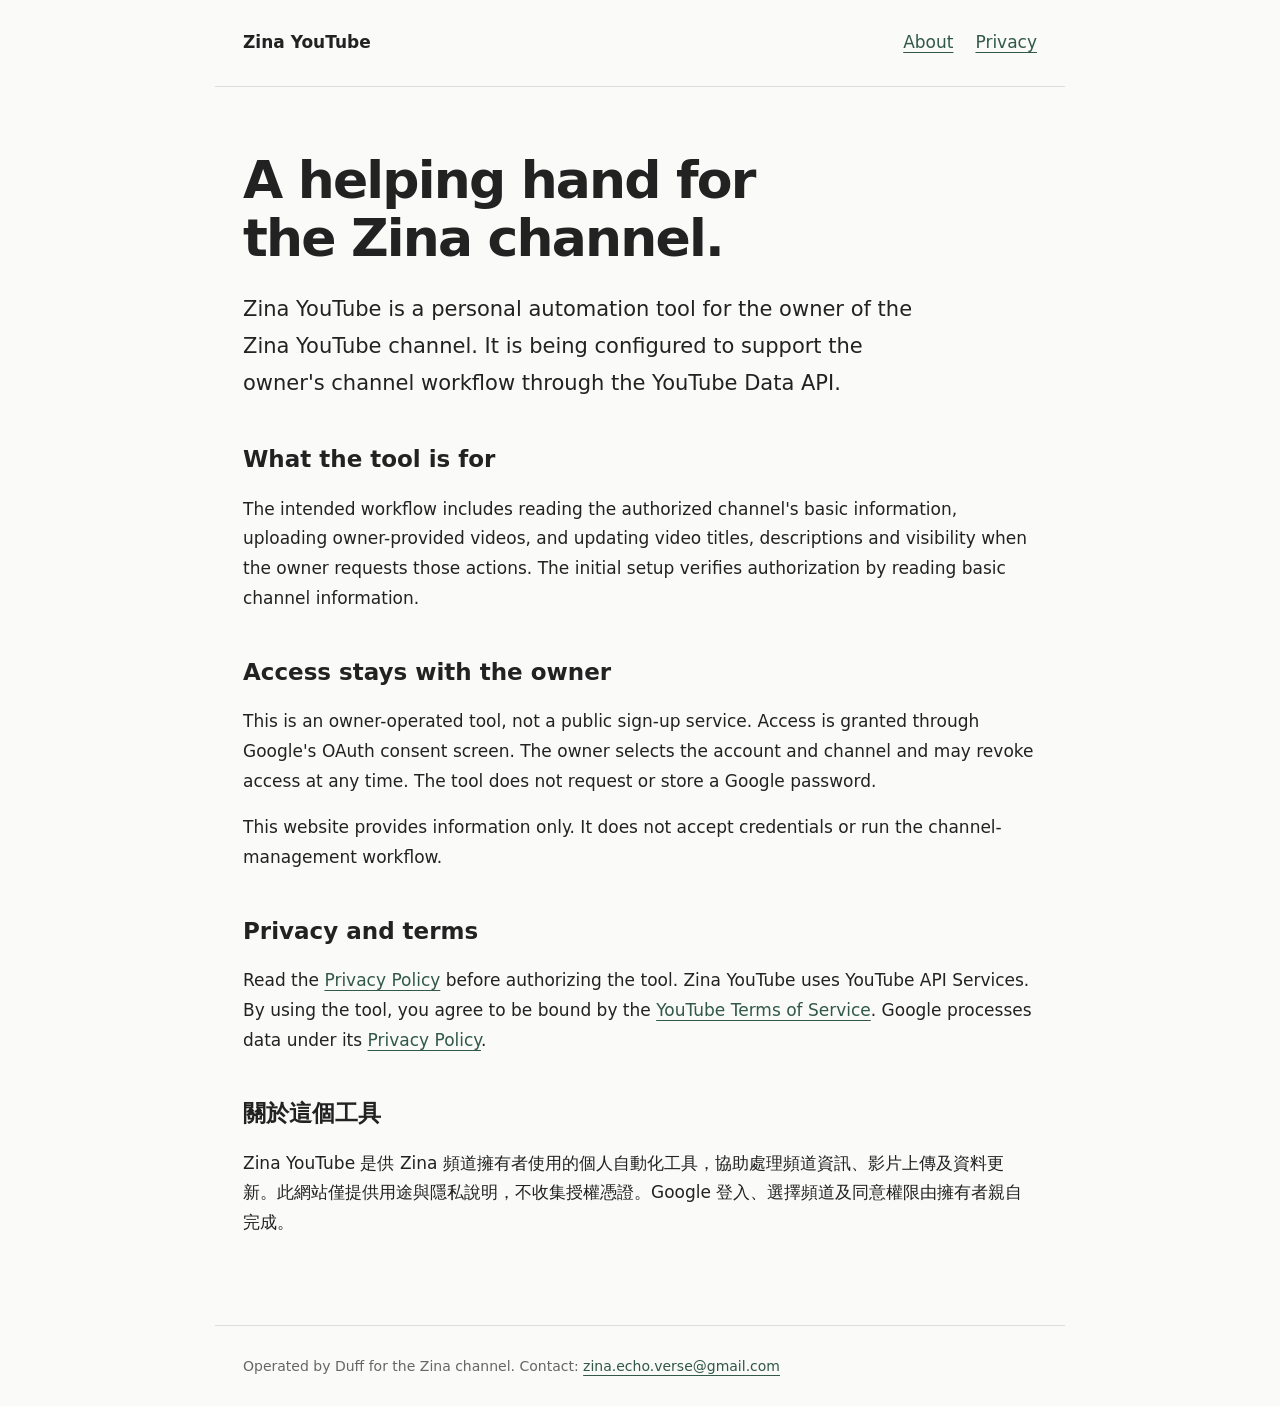
<file: index.html>
<!doctype html><html lang="en"><head><meta charset="utf-8"><meta name="viewport" content="width=device-width,initial-scale=1"><meta name="description" content="Zina YouTube: personal channel automation information and privacy policy."><title>About · Zina YouTube</title><link rel="stylesheet" href="style.css"></head><body><header><a class="brand" href="./">Zina YouTube</a><nav aria-label="Main navigation"><a href="./">About</a><a href="privacy.html">Privacy</a></nav></header><main><h1>A helping hand for<br>the Zina channel.</h1><p class="lead">Zina YouTube is a personal automation tool for the owner of the Zina YouTube channel. It is being configured to support the owner's channel workflow through the YouTube Data API.</p><h2>What the tool is for</h2><p>The intended workflow includes reading the authorized channel's basic information, uploading owner-provided videos, and updating video titles, descriptions and visibility when the owner requests those actions. The initial setup verifies authorization by reading basic channel information.</p><h2>Access stays with the owner</h2><p>This is an owner-operated tool, not a public sign-up service. Access is granted through Google's OAuth consent screen. The owner selects the account and channel and may revoke access at any time. The tool does not request or store a Google password.</p><p>This website provides information only. It does not accept credentials or run the channel-management workflow.</p><h2>Privacy and terms</h2><p>Read the <a href="privacy.html">Privacy Policy</a> before authorizing the tool. Zina YouTube uses YouTube API Services. By using the tool, you agree to be bound by the <a href="https://www.youtube.com/t/terms">YouTube Terms of Service</a>. Google processes data under its <a href="https://policies.google.com/privacy">Privacy Policy</a>.</p><h2 lang="zh-Hant">關於這個工具</h2><p lang="zh-Hant">Zina YouTube 是供 Zina 頻道擁有者使用的個人自動化工具，協助處理頻道資訊、影片上傳及資料更新。此網站僅提供用途與隱私說明，不收集授權憑證。Google 登入、選擇頻道及同意權限由擁有者親自完成。</p></main><footer>Operated by Duff for the Zina channel. Contact: <a href="mailto:zina.echo.verse@gmail.com">zina.echo.verse@gmail.com</a></footer></body></html>
</file>
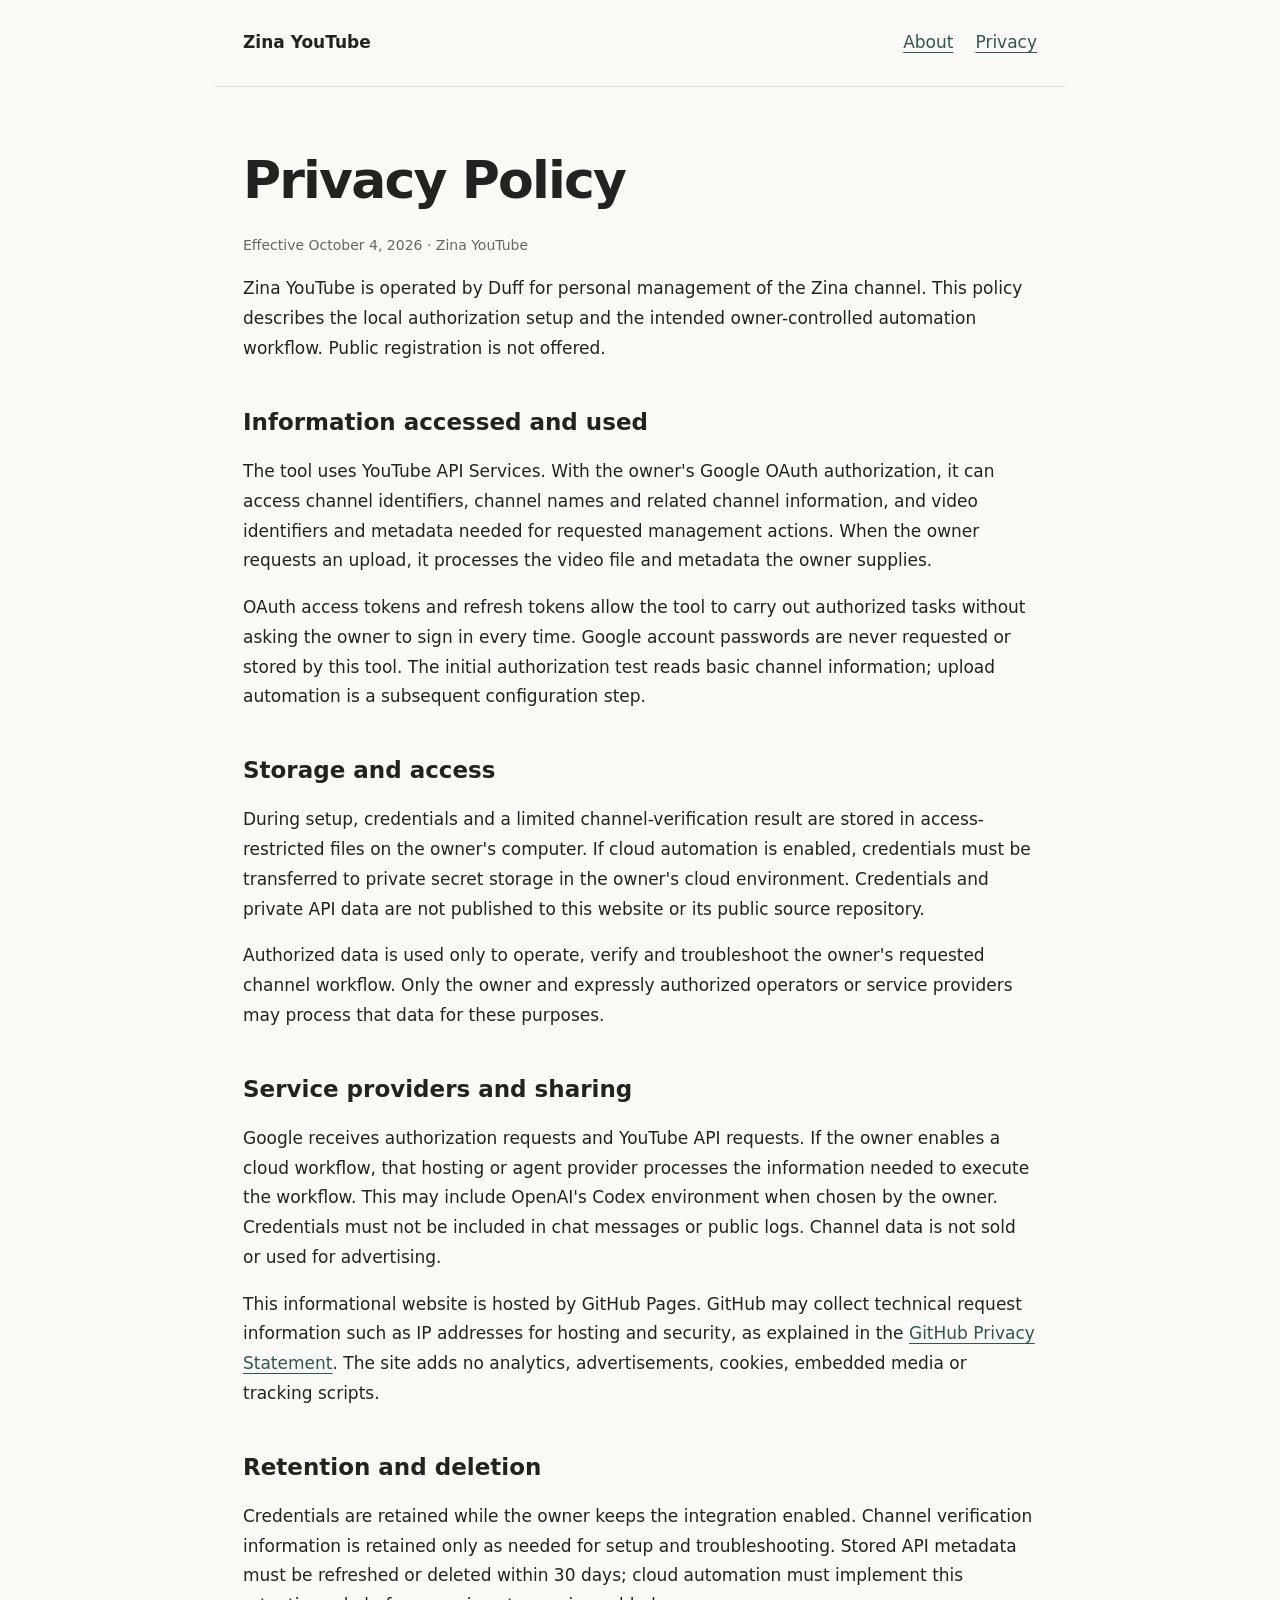
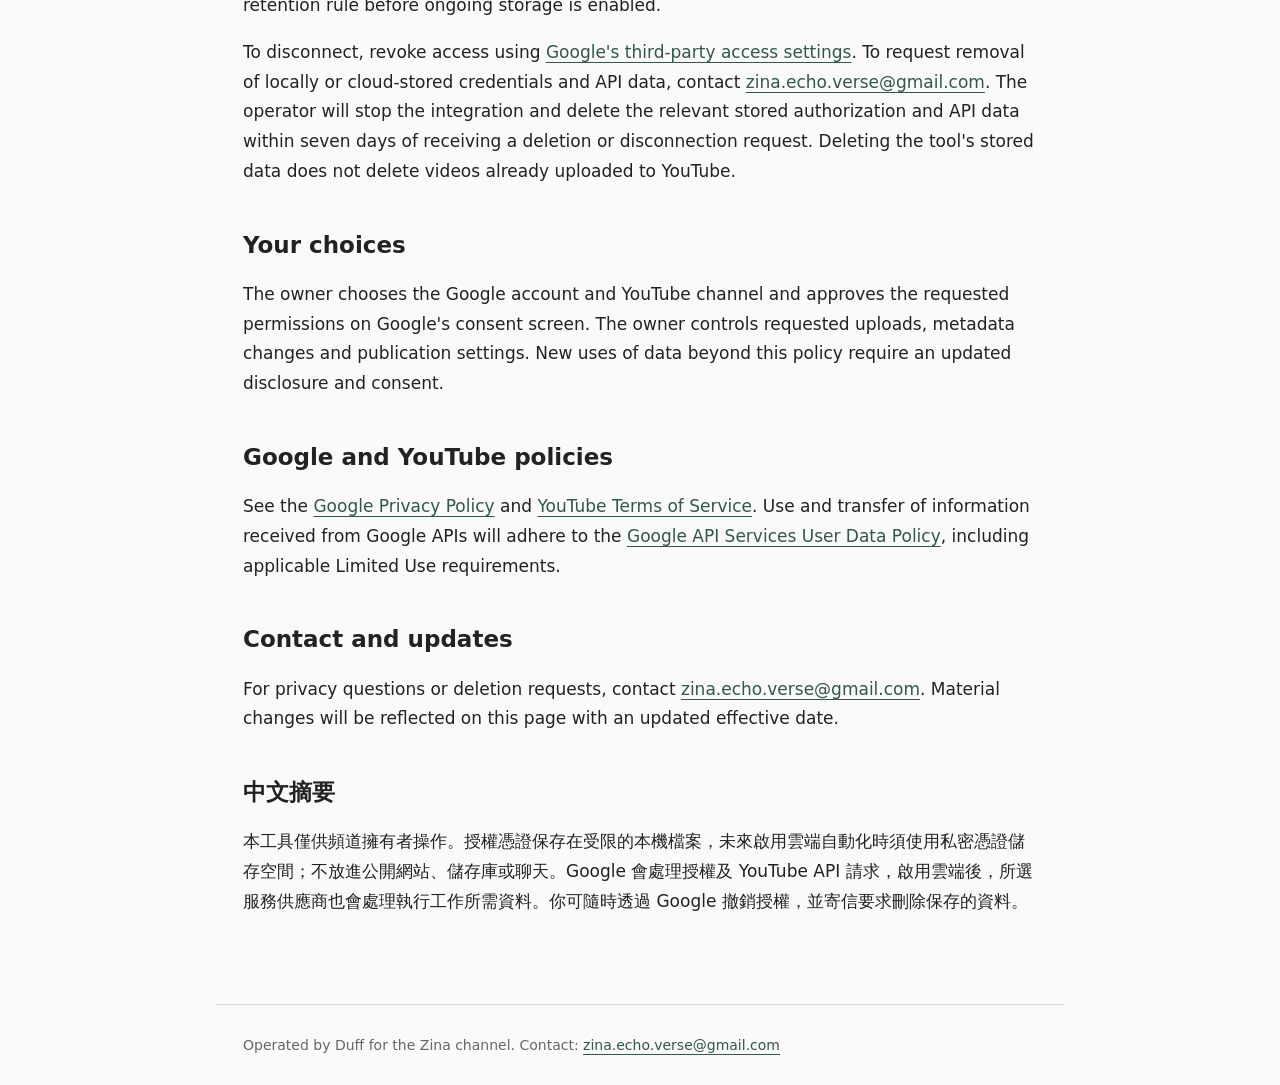
<file: privacy.html>
<!doctype html><html lang="en"><head><meta charset="utf-8"><meta name="viewport" content="width=device-width,initial-scale=1"><meta name="description" content="Zina YouTube: personal channel automation information and privacy policy."><title>Privacy Policy · Zina YouTube</title><link rel="stylesheet" href="style.css"></head><body><header><a class="brand" href="./">Zina YouTube</a><nav aria-label="Main navigation"><a href="./">About</a><a href="privacy.html">Privacy</a></nav></header><main><h1>Privacy Policy</h1><p class="muted">Effective October 4, 2026 · Zina YouTube</p><p>Zina YouTube is operated by Duff for personal management of the Zina channel. This policy describes the local authorization setup and the intended owner-controlled automation workflow. Public registration is not offered.</p><h2>Information accessed and used</h2><p>The tool uses YouTube API Services. With the owner's Google OAuth authorization, it can access channel identifiers, channel names and related channel information, and video identifiers and metadata needed for requested management actions. When the owner requests an upload, it processes the video file and metadata the owner supplies.</p><p>OAuth access tokens and refresh tokens allow the tool to carry out authorized tasks without asking the owner to sign in every time. Google account passwords are never requested or stored by this tool. The initial authorization test reads basic channel information; upload automation is a subsequent configuration step.</p><h2>Storage and access</h2><p>During setup, credentials and a limited channel-verification result are stored in access-restricted files on the owner's computer. If cloud automation is enabled, credentials must be transferred to private secret storage in the owner's cloud environment. Credentials and private API data are not published to this website or its public source repository.</p><p>Authorized data is used only to operate, verify and troubleshoot the owner's requested channel workflow. Only the owner and expressly authorized operators or service providers may process that data for these purposes.</p><h2>Service providers and sharing</h2><p>Google receives authorization requests and YouTube API requests. If the owner enables a cloud workflow, that hosting or agent provider processes the information needed to execute the workflow. This may include OpenAI's Codex environment when chosen by the owner. Credentials must not be included in chat messages or public logs. Channel data is not sold or used for advertising.</p><p>This informational website is hosted by GitHub Pages. GitHub may collect technical request information such as IP addresses for hosting and security, as explained in the <a href="https://docs.github.com/en/site-policy/privacy-policies/github-general-privacy-statement">GitHub Privacy Statement</a>. The site adds no analytics, advertisements, cookies, embedded media or tracking scripts.</p><h2>Retention and deletion</h2><p>Credentials are retained while the owner keeps the integration enabled. Channel verification information is retained only as needed for setup and troubleshooting. Stored API metadata must be refreshed or deleted within 30 days; cloud automation must implement this retention rule before ongoing storage is enabled.</p><p>To disconnect, revoke access using <a href="https://security.google.com/settings/security/permissions">Google's third-party access settings</a>. To request removal of locally or cloud-stored credentials and API data, contact <a href="mailto:zina.echo.verse@gmail.com">zina.echo.verse@gmail.com</a>. The operator will stop the integration and delete the relevant stored authorization and API data within seven days of receiving a deletion or disconnection request. Deleting the tool's stored data does not delete videos already uploaded to YouTube.</p><h2>Your choices</h2><p>The owner chooses the Google account and YouTube channel and approves the requested permissions on Google's consent screen. The owner controls requested uploads, metadata changes and publication settings. New uses of data beyond this policy require an updated disclosure and consent.</p><h2>Google and YouTube policies</h2><p>See the <a href="https://policies.google.com/privacy">Google Privacy Policy</a> and <a href="https://www.youtube.com/t/terms">YouTube Terms of Service</a>. Use and transfer of information received from Google APIs will adhere to the <a href="https://developers.google.com/terms/api-services-user-data-policy">Google API Services User Data Policy</a>, including applicable Limited Use requirements.</p><h2>Contact and updates</h2><p>For privacy questions or deletion requests, contact <a href="mailto:zina.echo.verse@gmail.com">zina.echo.verse@gmail.com</a>. Material changes will be reflected on this page with an updated effective date.</p><h2 lang="zh-Hant">中文摘要</h2><p lang="zh-Hant">本工具僅供頻道擁有者操作。授權憑證保存在受限的本機檔案，未來啟用雲端自動化時須使用私密憑證儲存空間；不放進公開網站、儲存庫或聊天。Google 會處理授權及 YouTube API 請求，啟用雲端後，所選服務供應商也會處理執行工作所需資料。你可隨時透過 Google 撤銷授權，並寄信要求刪除保存的資料。</p></main><footer>Operated by Duff for the Zina channel. Contact: <a href="mailto:zina.echo.verse@gmail.com">zina.echo.verse@gmail.com</a></footer></body></html>
</file>
<file: style.css>
*{box-sizing:border-box}body{margin:0;background:#fafaf9;color:#222;font:17px/1.75 system-ui,-apple-system,sans-serif}header,main,footer{max-width:850px;margin:auto;padding:28px}header{display:flex;justify-content:space-between;gap:24px;border-bottom:1px solid #ddd}a{color:#315848;text-underline-offset:4px}nav{display:flex;gap:22px;flex-wrap:wrap}.brand{font-weight:750;text-decoration:none;color:#222}main{padding-top:64px;padding-bottom:70px}h1{font-size:clamp(32px,6vw,52px);line-height:1.12;letter-spacing:-.035em;margin:0 0 24px}h2{font-size:23px;line-height:1.4;margin-top:42px}.lead{font-size:21px;max-width:680px}.muted,footer{color:#666;font-size:14px}footer{border-top:1px solid #ddd}li{margin-bottom:10px}a:focus-visible{outline:3px solid #315848;outline-offset:5px}@media(max-width:520px){header{display:block}nav{margin-top:16px}main{padding-top:38px}}
</file>
